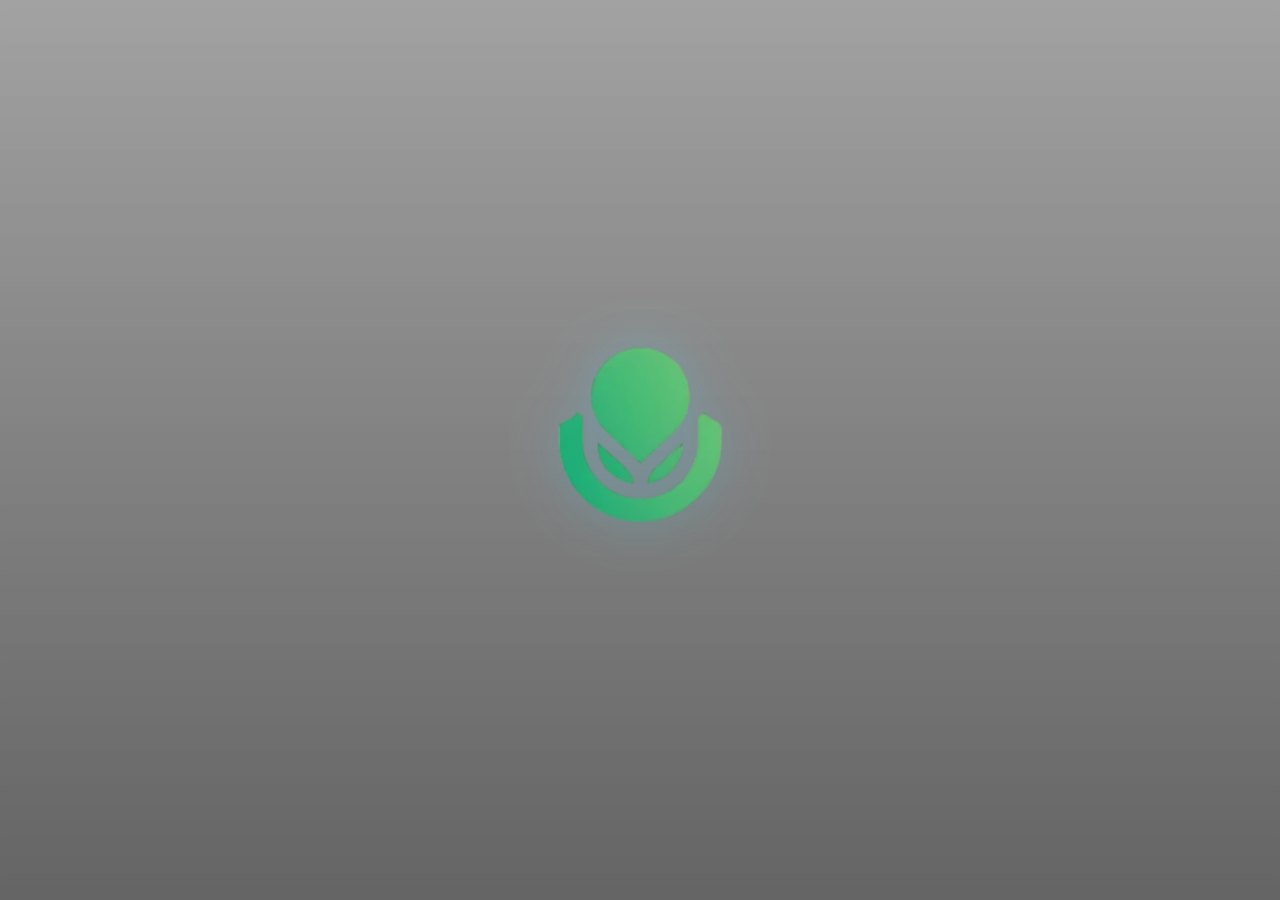
<file: index.html>
<!doctype html>
<html lang="en">
  <head>
    <meta charset="UTF-8" />
    <meta name="viewport" content="width=device-width, initial-scale=1.0, viewport-fit=cover" />
    <meta name="theme-color" content="#9eb99a" />
    <meta name="mobile-web-app-capable" content="yes" />
    <meta name="apple-mobile-web-app-capable" content="yes" />
    <meta name="apple-mobile-web-app-status-bar-style" content="default" />
    <meta name="apple-mobile-web-app-title" content="Ecotrack" />
    <link rel="manifest" href="./manifest.json" />
    <link rel="icon" type="image/png" href="./Logo.png" />
    <link rel="apple-touch-icon" href="./Logo.png" />
    <title>Ecotrack | Intro</title>
    <link rel="preconnect" href="https://fonts.googleapis.com" />
    <link rel="preconnect" href="https://fonts.gstatic.com" crossorigin />
    <link
      href="https://fonts.googleapis.com/css2?family=Poppins:wght@300;400;500;600;700&display=swap"
      rel="stylesheet"
    />
    <link rel="stylesheet" href="./styles.css" />
  </head>
  <body class="intro-preload">
    <div class="splash-screen" id="splashScreen" aria-hidden="true">
      <div class="splash-logo" id="splashLogo">
        <img src="./Logo.png" alt="Ecotrack logo intro" />
      </div>
    </div>
    <main class="hero">
      <section class="intro-card" aria-label="Ecotrack introduction">
        <header class="brand">
          <div class="brand-mark" aria-hidden="true">
            <img src="./Logo.png" alt="Ecotrack logo" />
          </div>
          <h1>Ecotrack</h1>
        </header>

        <div class="content">
          <h2 id="heroTitle">Make a Difference <span>TODAY</span></h2>
          <p id="heroCopy">
            Small habits lead to big changes.<br />
            Track your impact, reduce your footprint, change the world.
          </p>
          <a class="cta-btn" id="startNowBtn" href="./login.html">Start Now</a>
        </div>
      </section>
    </main>
    <script src="./script.js"></script>
    <script src="./pwa-register.js"></script>
  </body>
</html>
</file>
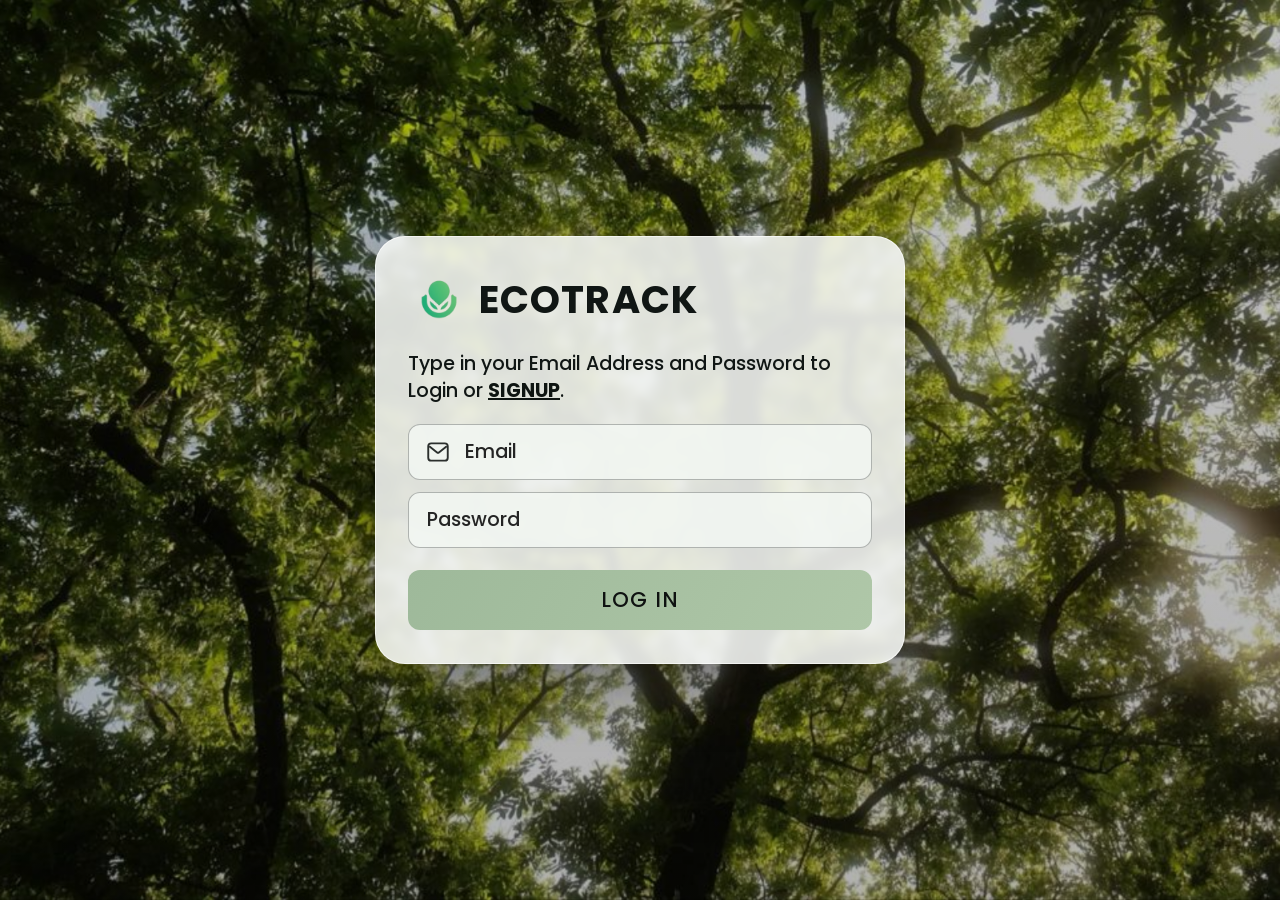
<file: login.html>
<!doctype html>
<html lang="en">
  <head>
    <meta charset="UTF-8" />
    <meta name="viewport" content="width=device-width, initial-scale=1.0, viewport-fit=cover" />
    <meta name="theme-color" content="#9eb99a" />
    <meta name="mobile-web-app-capable" content="yes" />
    <meta name="apple-mobile-web-app-capable" content="yes" />
    <meta name="apple-mobile-web-app-status-bar-style" content="default" />
    <meta name="apple-mobile-web-app-title" content="Ecotrack" />
    <link rel="manifest" href="./manifest.json" />
    <link rel="icon" type="image/png" href="./Logo.png" />
    <link rel="apple-touch-icon" href="./Logo.png" />
    <title>Ecotrack | Login</title>
    <link rel="preconnect" href="https://fonts.googleapis.com" />
    <link rel="preconnect" href="https://fonts.gstatic.com" crossorigin />
    <link
      href="https://fonts.googleapis.com/css2?family=Poppins:wght@300;400;500;600;700&display=swap"
      rel="stylesheet"
    />
    <link rel="stylesheet" href="./login.css" />
    <link rel="stylesheet" href="./alerts.css" />
  </head>
  <body>
    <main class="auth-page">
      <section class="auth-card" aria-label="Login form">
        <header class="auth-brand">
          <img src="./Logo.png" alt="Ecotrack logo" />
          <h1>ECOTRACK</h1>
        </header>

        <p class="auth-subtitle">
          Type in your Email Address and Password to Login or <a href="./signup.html">SIGNUP</a>.
        </p>

        <form class="auth-form" id="loginForm" novalidate>
          <label class="input-group">
            <span class="input-icon" aria-hidden="true">
              <svg viewBox="0 0 24 24">
                <path
                  d="M3 6.75A2.75 2.75 0 0 1 5.75 4h12.5A2.75 2.75 0 0 1 21 6.75v10.5A2.75 2.75 0 0 1 18.25 20H5.75A2.75 2.75 0 0 1 3 17.25V6.75z"
                  fill="none"
                  stroke="currentColor"
                  stroke-width="1.75"
                />
                <path
                  d="m4.5 7.2 6.65 5.16a1.4 1.4 0 0 0 1.7 0L19.5 7.2"
                  fill="none"
                  stroke="currentColor"
                  stroke-width="1.75"
                  stroke-linecap="round"
                  stroke-linejoin="round"
                />
              </svg>
            </span>
            <input type="email" placeholder="Email" autocomplete="email" required />
          </label>

          <label class="input-group">
            <input type="password" placeholder="Password" autocomplete="current-password" required />
          </label>

          <button type="submit" class="auth-login-btn">LOG IN</button>
        </form>
      </section>
    </main>
    <script src="./alerts.js"></script>
    <script>
      const EMAIL_RX = /^[^\s@]+@[^\s@]+\.[^\s@]+$/;

      document.querySelector("#loginForm")?.addEventListener("submit", (event) => {
        event.preventDefault();
        const form = event.currentTarget;
        const email = form.querySelector('input[type="email"]').value.trim();
        const password = form.querySelector('input[type="password"]').value;

        if (!email || !password) {
          window.showToast("warning", "Please fill in both email and password.");
          return;
        }

        if (!EMAIL_RX.test(email)) {
          window.showToast("error", "Please enter a valid email address.");
          return;
        }

        window.showToast("success", "Welcome back! Logging you in...");
      });
    </script>
    <script src="./pwa-register.js"></script>
  </body>
</html>
</file>
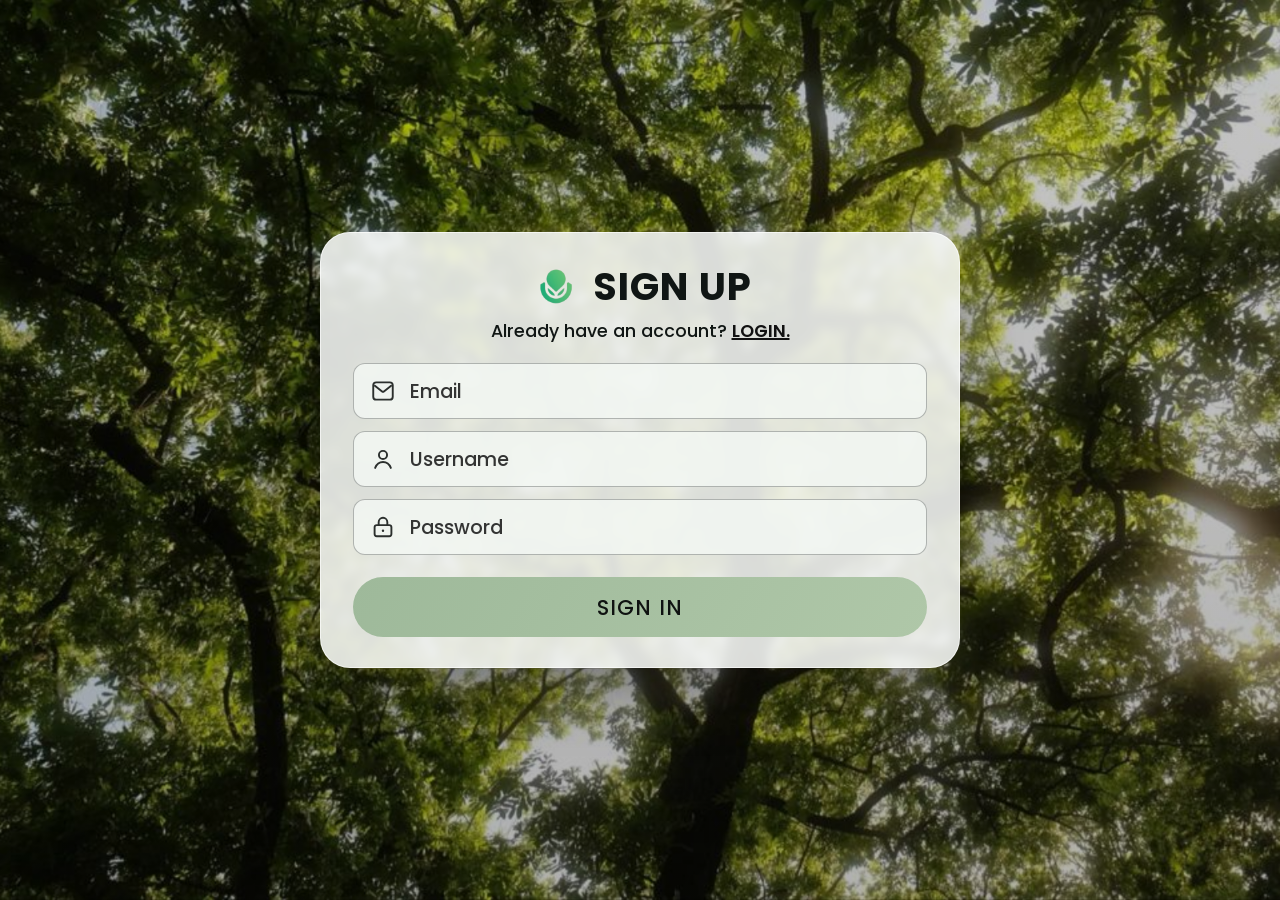
<file: signup-final.html>
<!doctype html>
<html lang="en">
  <head>
    <meta charset="UTF-8" />
    <meta name="viewport" content="width=device-width, initial-scale=1.0, viewport-fit=cover" />
    <meta name="theme-color" content="#9eb99a" />
    <meta name="mobile-web-app-capable" content="yes" />
    <meta name="apple-mobile-web-app-capable" content="yes" />
    <meta name="apple-mobile-web-app-status-bar-style" content="default" />
    <meta name="apple-mobile-web-app-title" content="Ecotrack" />
    <link rel="manifest" href="./manifest.json" />
    <link rel="icon" type="image/png" href="./Logo.png" />
    <link rel="apple-touch-icon" href="./Logo.png" />
    <title>Ecotrack | Sign Up - Create Account</title>
    <link rel="preconnect" href="https://fonts.googleapis.com" />
    <link rel="preconnect" href="https://fonts.gstatic.com" crossorigin />
    <link
      href="https://fonts.googleapis.com/css2?family=Poppins:wght@300;400;500;600;700&display=swap"
      rel="stylesheet"
    />
    <link rel="stylesheet" href="./signup.css" />
    <link rel="stylesheet" href="./alerts.css" />
  </head>
  <body>
    <main class="signup-page">
      <section class="signup-card" aria-label="Sign up - create account">
        <header class="signup-top is-centered">
          <div class="signup-brand">
            <img src="./Logo.png" alt="Ecotrack logo" />
            <h1>SIGN UP</h1>
          </div>
          <p class="login-link">Already have an account? <a href="./login.html">LOGIN.</a></p>
        </header>

        <form class="signup-form-stack" id="signupForm" action="./login.html" method="get" novalidate>
          <label class="field">
            <span class="field-icon" aria-hidden="true">
              <svg viewBox="0 0 24 24">
                <path
                  d="M3 6.75A2.75 2.75 0 0 1 5.75 4h12.5A2.75 2.75 0 0 1 21 6.75v10.5A2.75 2.75 0 0 1 18.25 20H5.75A2.75 2.75 0 0 1 3 17.25V6.75z"
                  fill="none"
                  stroke="currentColor"
                  stroke-width="1.75"
                />
                <path
                  d="m4.5 7.2 6.65 5.16a1.4 1.4 0 0 0 1.7 0L19.5 7.2"
                  fill="none"
                  stroke="currentColor"
                  stroke-width="1.75"
                  stroke-linecap="round"
                  stroke-linejoin="round"
                />
              </svg>
            </span>
            <input type="email" placeholder="Email" autocomplete="email" required />
          </label>

          <label class="field">
            <span class="field-icon" aria-hidden="true">
              <svg viewBox="0 0 24 24">
                <circle cx="12" cy="8.25" r="3.75" fill="none" stroke="currentColor" stroke-width="1.75" />
                <path
                  d="M4.75 20.25c1.4-3.7 4.05-5.5 7.25-5.5s5.85 1.8 7.25 5.5"
                  fill="none"
                  stroke="currentColor"
                  stroke-width="1.75"
                  stroke-linecap="round"
                />
              </svg>
            </span>
            <input type="text" placeholder="Username" autocomplete="username" required />
          </label>

          <label class="field">
            <span class="field-icon" aria-hidden="true">
              <svg viewBox="0 0 24 24">
                <rect
                  x="4.25"
                  y="10.25"
                  width="15.5"
                  height="10.25"
                  rx="2"
                  fill="none"
                  stroke="currentColor"
                  stroke-width="1.75"
                />
                <path
                  d="M8 10.25V7.5a4 4 0 1 1 8 0v2.75"
                  fill="none"
                  stroke="currentColor"
                  stroke-width="1.75"
                  stroke-linecap="round"
                />
                <circle cx="12" cy="15.5" r="1.1" fill="currentColor" />
              </svg>
            </span>
            <input type="password" placeholder="Password" autocomplete="new-password" required />
          </label>

          <button type="submit" class="signin-btn">SIGN IN</button>
        </form>
      </section>
    </main>
    <script src="./alerts.js"></script>
    <script>
      const SIGNUP_EMAIL_RX = /^[^\s@]+@[^\s@]+\.[^\s@]+$/;

      document.querySelector("#signupForm")?.addEventListener("submit", (event) => {
        const form = event.currentTarget;
        const email = form.querySelector('input[type="email"]').value.trim();
        const username = form.querySelector('input[type="text"]').value.trim();
        const password = form.querySelector('input[type="password"]').value;

        if (!email || !username || !password) {
          event.preventDefault();
          window.showToast("error", "Please complete all fields before signing up.");
          return;
        }

        if (!SIGNUP_EMAIL_RX.test(email)) {
          event.preventDefault();
          window.showToast("error", "Please enter a valid email address.");
          return;
        }

        if (password.length < 6) {
          event.preventDefault();
          window.showToast("warning", "Password must be at least 6 characters.");
          return;
        }

        window.showToast("success", "Account created! Redirecting to login...");
      });
    </script>
    <script src="./pwa-register.js"></script>
  </body>
</html>
</file>
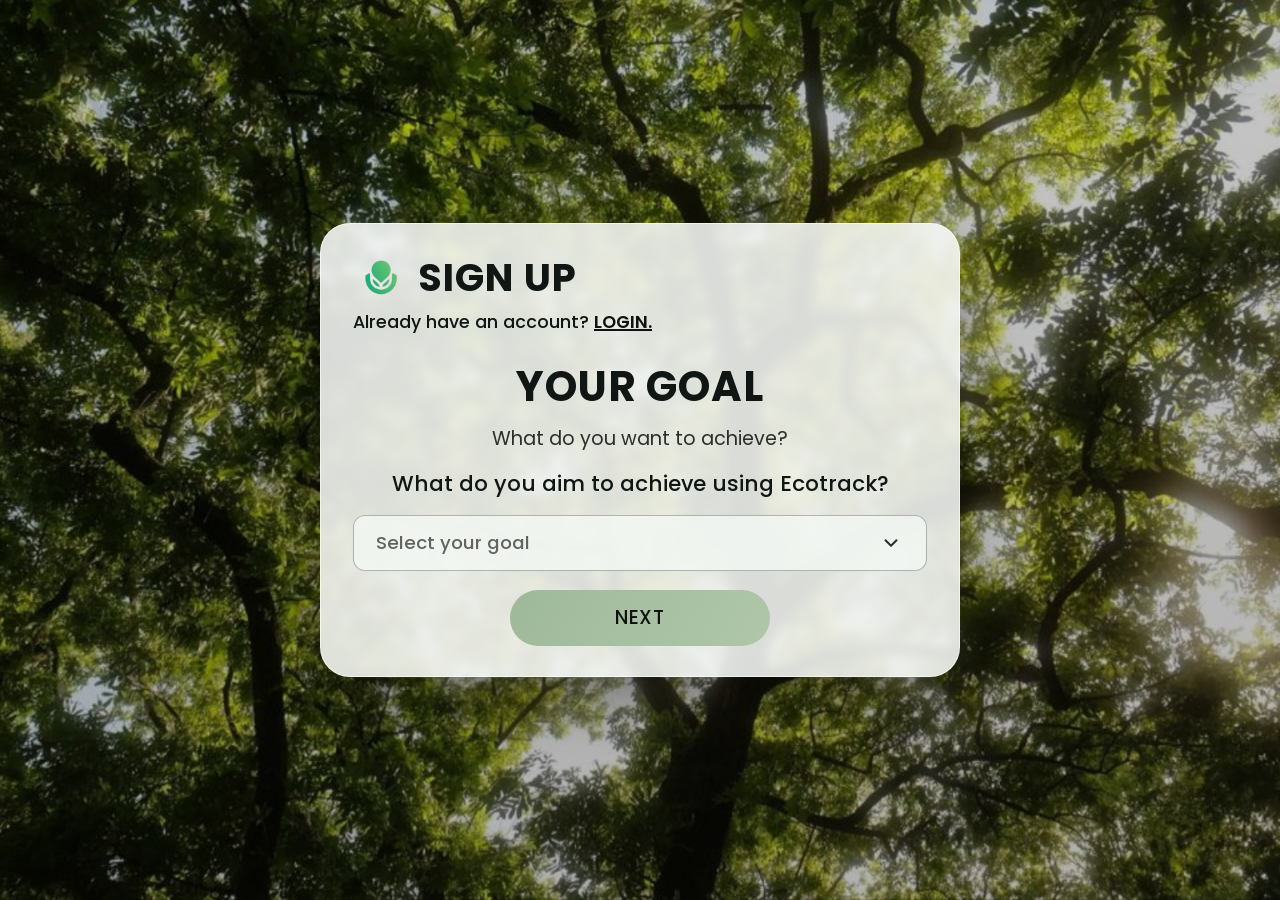
<file: signup-step-2.html>
<!doctype html>
<html lang="en">
  <head>
    <meta charset="UTF-8" />
    <meta name="viewport" content="width=device-width, initial-scale=1.0, viewport-fit=cover" />
    <meta name="theme-color" content="#9eb99a" />
    <meta name="mobile-web-app-capable" content="yes" />
    <meta name="apple-mobile-web-app-capable" content="yes" />
    <meta name="apple-mobile-web-app-status-bar-style" content="default" />
    <meta name="apple-mobile-web-app-title" content="Ecotrack" />
    <link rel="manifest" href="./manifest.json" />
    <link rel="icon" type="image/png" href="./Logo.png" />
    <link rel="apple-touch-icon" href="./Logo.png" />
    <title>Ecotrack | Sign Up - Your Goal</title>
    <link rel="preconnect" href="https://fonts.googleapis.com" />
    <link rel="preconnect" href="https://fonts.gstatic.com" crossorigin />
    <link
      href="https://fonts.googleapis.com/css2?family=Poppins:wght@300;400;500;600;700&display=swap"
      rel="stylesheet"
    />
    <link rel="stylesheet" href="./signup.css" />
    <link rel="stylesheet" href="./alerts.css" />
  </head>
  <body>
    <main class="signup-page">
      <section class="signup-card" aria-label="Sign up - your goal">
        <header class="signup-top">
          <div class="signup-brand">
            <img src="./Logo.png" alt="Ecotrack logo" />
            <h1>SIGN UP</h1>
          </div>
          <p class="login-link">Already have an account? <a href="./login.html">LOGIN.</a></p>
        </header>

        <div class="signup-content">
          <h2>YOUR GOAL</h2>
          <p class="subtitle">What do you want to achieve?</p>
          <p class="question">What do you aim to achieve using Ecotrack?</p>

          <form class="signup-form" id="stepForm" action="./signup-step-3.html" method="get" novalidate>
            <label class="select-wrap">
              <select required>
                <option value="" selected disabled>Select your goal</option>
                <option value="footprint">Reduce my carbon footprint</option>
                <option value="habits">Track my daily eco-habits</option>
                <option value="energy">Save energy at home</option>
                <option value="waste">Reduce waste</option>
                <option value="sustainability">Learn about sustainability</option>
                <option value="educate">Educate others</option>
              </select>
            </label>

            <button type="submit" class="next-btn">NEXT</button>
          </form>
        </div>
      </section>
    </main>
    <script src="./alerts.js"></script>
    <script>
      document.querySelector("#stepForm")?.addEventListener("submit", (event) => {
        const select = event.currentTarget.querySelector("select");
        if (!select || !select.value) {
          event.preventDefault();
          window.showToast("warning", "Please select an option before continuing.");
        }
      });
    </script>
    <script src="./pwa-register.js"></script>
  </body>
</html>
</file>
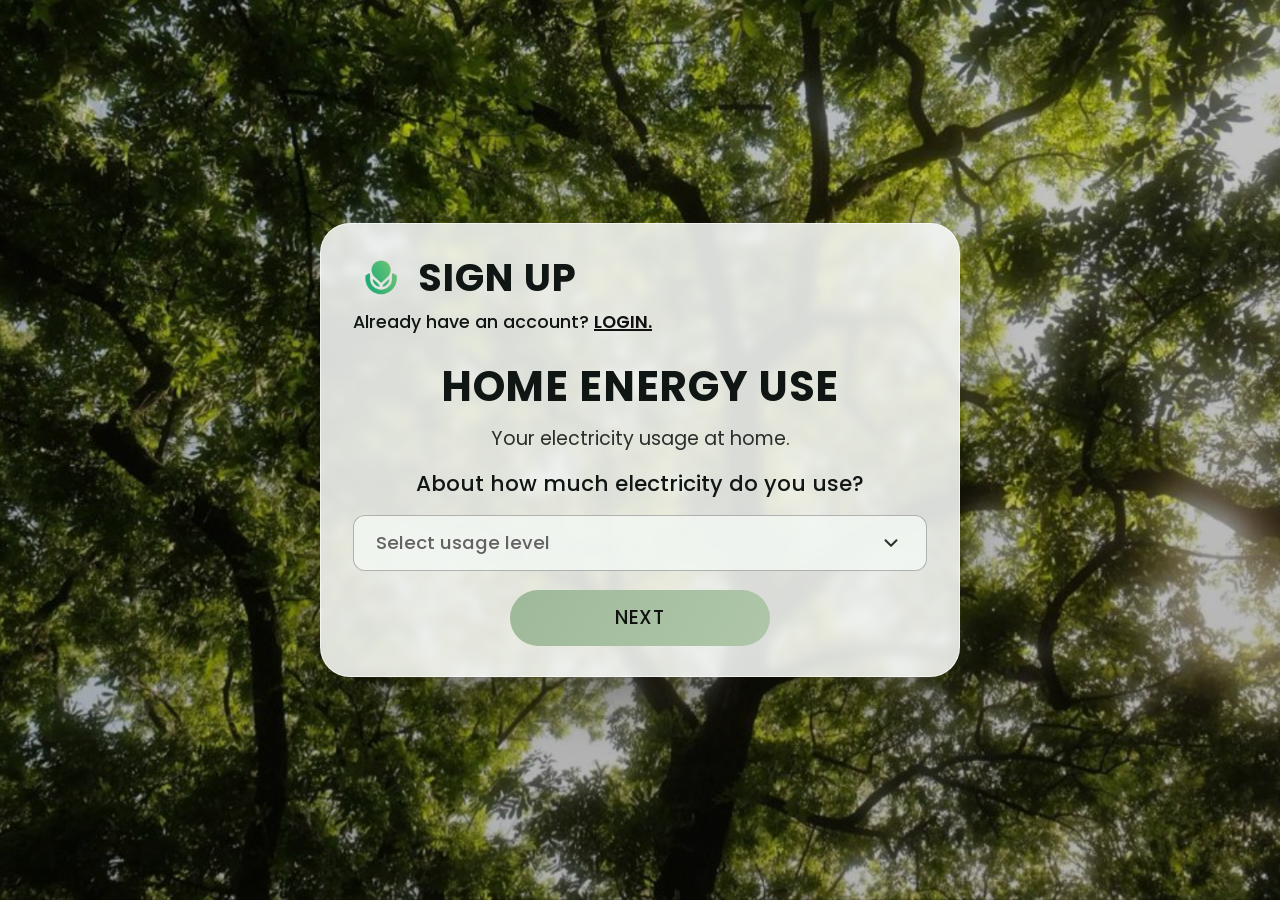
<file: signup-step-3.html>
<!doctype html>
<html lang="en">
  <head>
    <meta charset="UTF-8" />
    <meta name="viewport" content="width=device-width, initial-scale=1.0, viewport-fit=cover" />
    <meta name="theme-color" content="#9eb99a" />
    <meta name="mobile-web-app-capable" content="yes" />
    <meta name="apple-mobile-web-app-capable" content="yes" />
    <meta name="apple-mobile-web-app-status-bar-style" content="default" />
    <meta name="apple-mobile-web-app-title" content="Ecotrack" />
    <link rel="manifest" href="./manifest.json" />
    <link rel="icon" type="image/png" href="./Logo.png" />
    <link rel="apple-touch-icon" href="./Logo.png" />
    <title>Ecotrack | Sign Up - Home Energy Use</title>
    <link rel="preconnect" href="https://fonts.googleapis.com" />
    <link rel="preconnect" href="https://fonts.gstatic.com" crossorigin />
    <link
      href="https://fonts.googleapis.com/css2?family=Poppins:wght@300;400;500;600;700&display=swap"
      rel="stylesheet"
    />
    <link rel="stylesheet" href="./signup.css" />
    <link rel="stylesheet" href="./alerts.css" />
  </head>
  <body>
    <main class="signup-page">
      <section class="signup-card" aria-label="Sign up - home energy use">
        <header class="signup-top">
          <div class="signup-brand">
            <img src="./Logo.png" alt="Ecotrack logo" />
            <h1>SIGN UP</h1>
          </div>
          <p class="login-link">Already have an account? <a href="./login.html">LOGIN.</a></p>
        </header>

        <div class="signup-content">
          <h2>HOME ENERGY USE</h2>
          <p class="subtitle">Your electricity usage at home.</p>
          <p class="question">About how much electricity do you use?</p>

          <form class="signup-form" id="stepForm" action="./signup-step-4.html" method="get" novalidate>
            <label class="select-wrap">
              <select required>
                <option value="" selected disabled>Select usage level</option>
                <option value="low">Low (less than 100 kWh / month)</option>
                <option value="below-average">Below average (100 - 300 kWh / month)</option>
                <option value="average">Average (300 - 600 kWh / month)</option>
                <option value="high">High (600 - 900 kWh / month)</option>
                <option value="very-high">Very high (more than 900 kWh / month)</option>
                <option value="unsure">Not sure</option>
              </select>
            </label>

            <button type="submit" class="next-btn">NEXT</button>
          </form>
        </div>
      </section>
    </main>
    <script src="./alerts.js"></script>
    <script>
      document.querySelector("#stepForm")?.addEventListener("submit", (event) => {
        const select = event.currentTarget.querySelector("select");
        if (!select || !select.value) {
          event.preventDefault();
          window.showToast("warning", "Please select an option before continuing.");
        }
      });
    </script>
    <script src="./pwa-register.js"></script>
  </body>
</html>
</file>
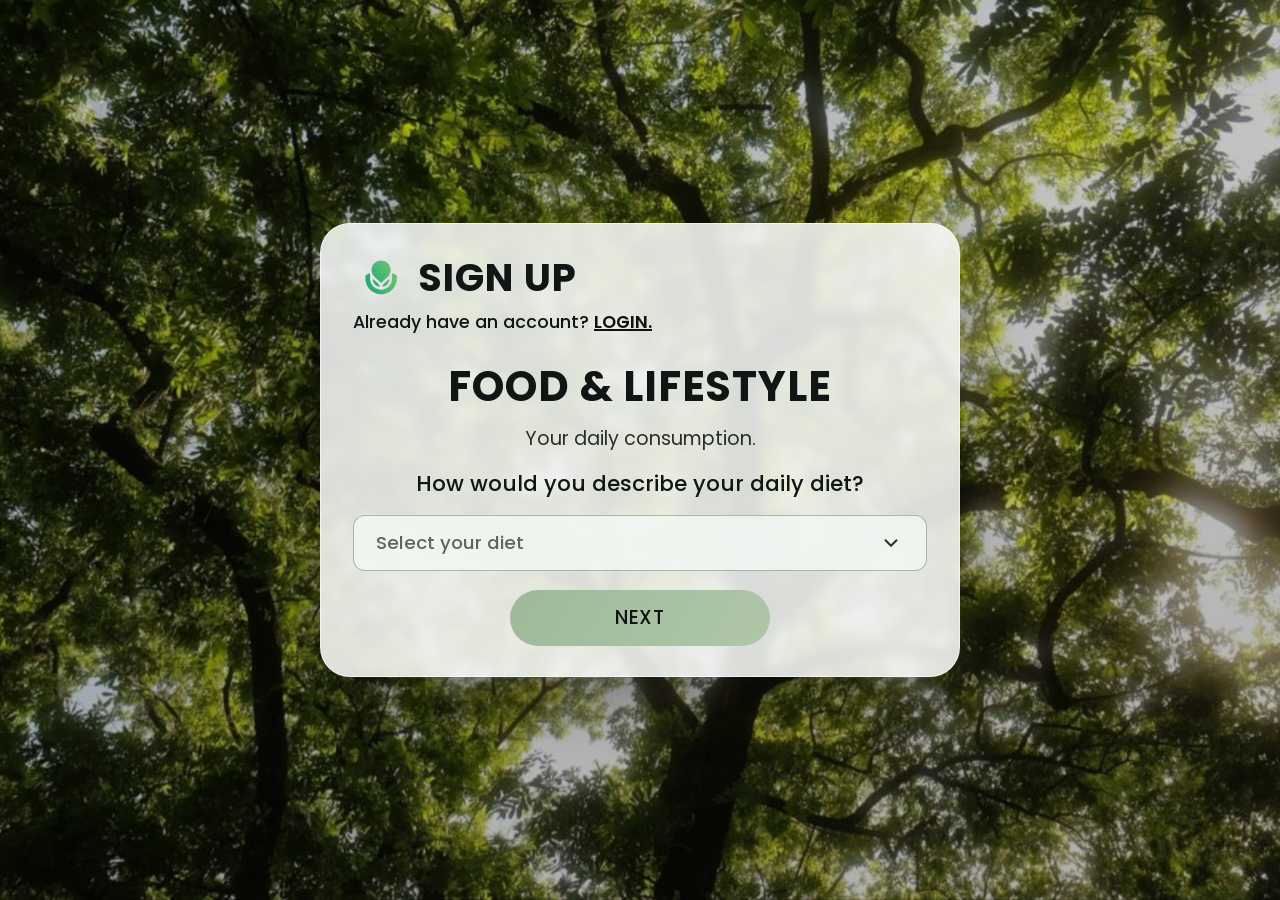
<file: signup-step-4.html>
<!doctype html>
<html lang="en">
  <head>
    <meta charset="UTF-8" />
    <meta name="viewport" content="width=device-width, initial-scale=1.0, viewport-fit=cover" />
    <meta name="theme-color" content="#9eb99a" />
    <meta name="mobile-web-app-capable" content="yes" />
    <meta name="apple-mobile-web-app-capable" content="yes" />
    <meta name="apple-mobile-web-app-status-bar-style" content="default" />
    <meta name="apple-mobile-web-app-title" content="Ecotrack" />
    <link rel="manifest" href="./manifest.json" />
    <link rel="icon" type="image/png" href="./Logo.png" />
    <link rel="apple-touch-icon" href="./Logo.png" />
    <title>Ecotrack | Sign Up - Food &amp; Lifestyle</title>
    <link rel="preconnect" href="https://fonts.googleapis.com" />
    <link rel="preconnect" href="https://fonts.gstatic.com" crossorigin />
    <link
      href="https://fonts.googleapis.com/css2?family=Poppins:wght@300;400;500;600;700&display=swap"
      rel="stylesheet"
    />
    <link rel="stylesheet" href="./signup.css" />
    <link rel="stylesheet" href="./alerts.css" />
  </head>
  <body>
    <main class="signup-page">
      <section class="signup-card" aria-label="Sign up - food and lifestyle">
        <header class="signup-top">
          <div class="signup-brand">
            <img src="./Logo.png" alt="Ecotrack logo" />
            <h1>SIGN UP</h1>
          </div>
          <p class="login-link">Already have an account? <a href="./login.html">LOGIN.</a></p>
        </header>

        <div class="signup-content">
          <h2>FOOD &amp; LIFESTYLE</h2>
          <p class="subtitle">Your daily consumption.</p>
          <p class="question">How would you describe your daily diet?</p>

          <form class="signup-form" id="stepForm" action="./signup-step-5.html" method="get" novalidate>
            <label class="select-wrap">
              <select required>
                <option value="" selected disabled>Select your diet</option>
                <option value="meat-heavy">Meat-heavy (most meals include meat)</option>
                <option value="balanced">Balanced (mix of meat, fish, and plants)</option>
                <option value="pescatarian">Pescatarian (fish, no meat)</option>
                <option value="vegetarian">Vegetarian (no meat or fish)</option>
                <option value="mostly-plant">Mostly plant-based</option>
                <option value="vegan">Vegan (no animal products)</option>
              </select>
            </label>

            <button type="submit" class="next-btn">NEXT</button>
          </form>
        </div>
      </section>
    </main>
    <script src="./alerts.js"></script>
    <script>
      document.querySelector("#stepForm")?.addEventListener("submit", (event) => {
        const select = event.currentTarget.querySelector("select");
        if (!select || !select.value) {
          event.preventDefault();
          window.showToast("warning", "Please select an option before continuing.");
        }
      });
    </script>
    <script src="./pwa-register.js"></script>
  </body>
</html>
</file>
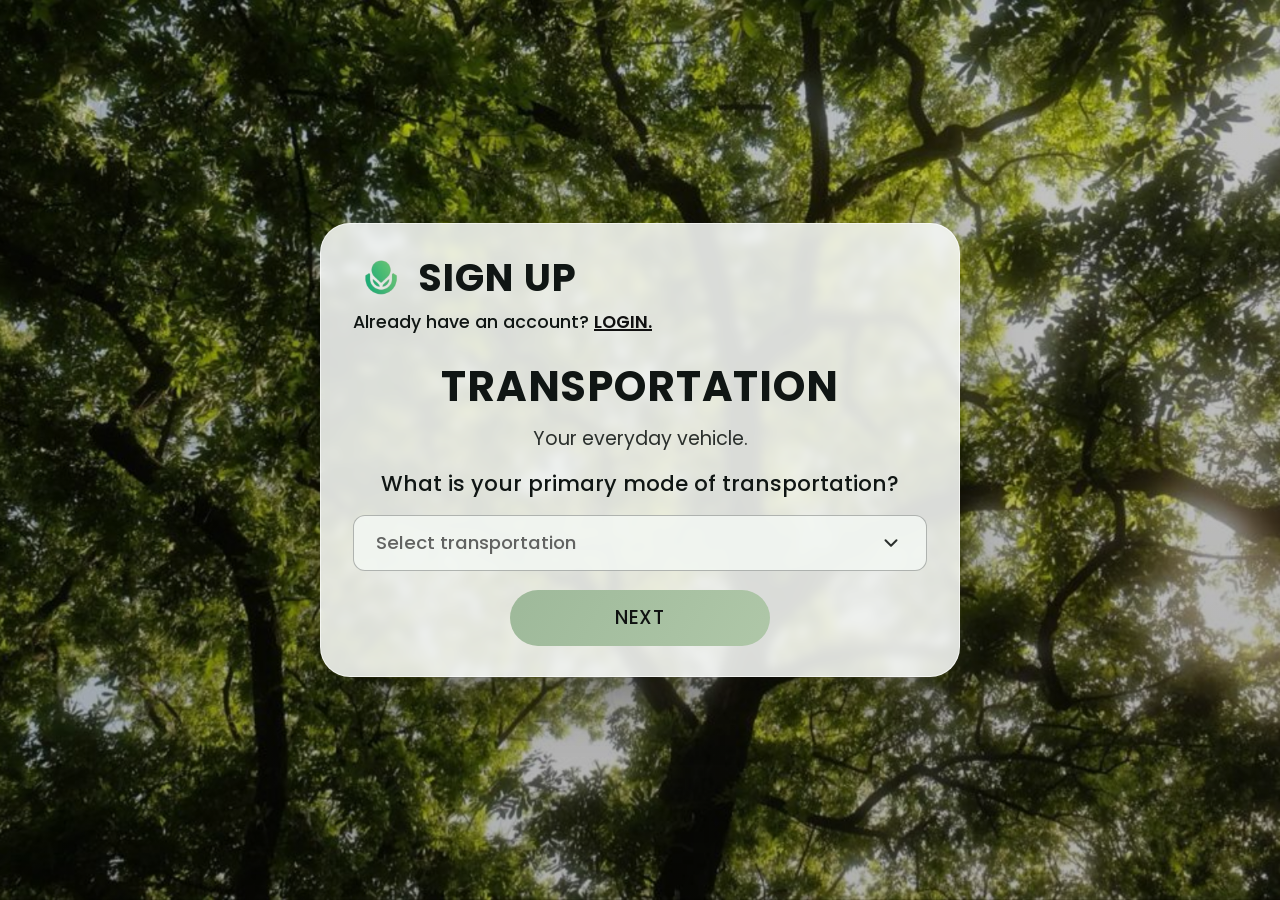
<file: signup-step-5.html>
<!doctype html>
<html lang="en">
  <head>
    <meta charset="UTF-8" />
    <meta name="viewport" content="width=device-width, initial-scale=1.0, viewport-fit=cover" />
    <meta name="theme-color" content="#9eb99a" />
    <meta name="mobile-web-app-capable" content="yes" />
    <meta name="apple-mobile-web-app-capable" content="yes" />
    <meta name="apple-mobile-web-app-status-bar-style" content="default" />
    <meta name="apple-mobile-web-app-title" content="Ecotrack" />
    <link rel="manifest" href="./manifest.json" />
    <link rel="icon" type="image/png" href="./Logo.png" />
    <link rel="apple-touch-icon" href="./Logo.png" />
    <title>Ecotrack | Sign Up - Transportation</title>
    <link rel="preconnect" href="https://fonts.googleapis.com" />
    <link rel="preconnect" href="https://fonts.gstatic.com" crossorigin />
    <link
      href="https://fonts.googleapis.com/css2?family=Poppins:wght@300;400;500;600;700&display=swap"
      rel="stylesheet"
    />
    <link rel="stylesheet" href="./signup.css" />
    <link rel="stylesheet" href="./alerts.css" />
  </head>
  <body>
    <main class="signup-page">
      <section class="signup-card" aria-label="Sign up - transportation">
        <header class="signup-top">
          <div class="signup-brand">
            <img src="./Logo.png" alt="Ecotrack logo" />
            <h1>SIGN UP</h1>
          </div>
          <p class="login-link">Already have an account? <a href="./login.html">LOGIN.</a></p>
        </header>

        <div class="signup-content">
          <h2>TRANSPORTATION</h2>
          <p class="subtitle">Your everyday vehicle.</p>
          <p class="question">What is your primary mode of transportation?</p>

          <form class="signup-form" id="stepForm" action="./signup-final.html" method="get" novalidate>
            <label class="select-wrap">
              <select required>
                <option value="" selected disabled>Select transportation</option>
                <option value="car-gas">Car (gasoline / diesel)</option>
                <option value="car-hybrid">Car (hybrid)</option>
                <option value="car-electric">Car (electric)</option>
                <option value="motorcycle">Motorcycle</option>
                <option value="public-transport">Public transport</option>
                <option value="carpool">Carpool</option>
                <option value="bike">Bike</option>
                <option value="walk">Walk</option>
              </select>
            </label>

            <button type="submit" class="next-btn">NEXT</button>
          </form>
        </div>
      </section>
    </main>
    <script src="./alerts.js"></script>
    <script>
      document.querySelector("#stepForm")?.addEventListener("submit", (event) => {
        const select = event.currentTarget.querySelector("select");
        if (!select || !select.value) {
          event.preventDefault();
          window.showToast("warning", "Please select an option before continuing.");
        }
      });
    </script>
    <script src="./pwa-register.js"></script>
  </body>
</html>
</file>
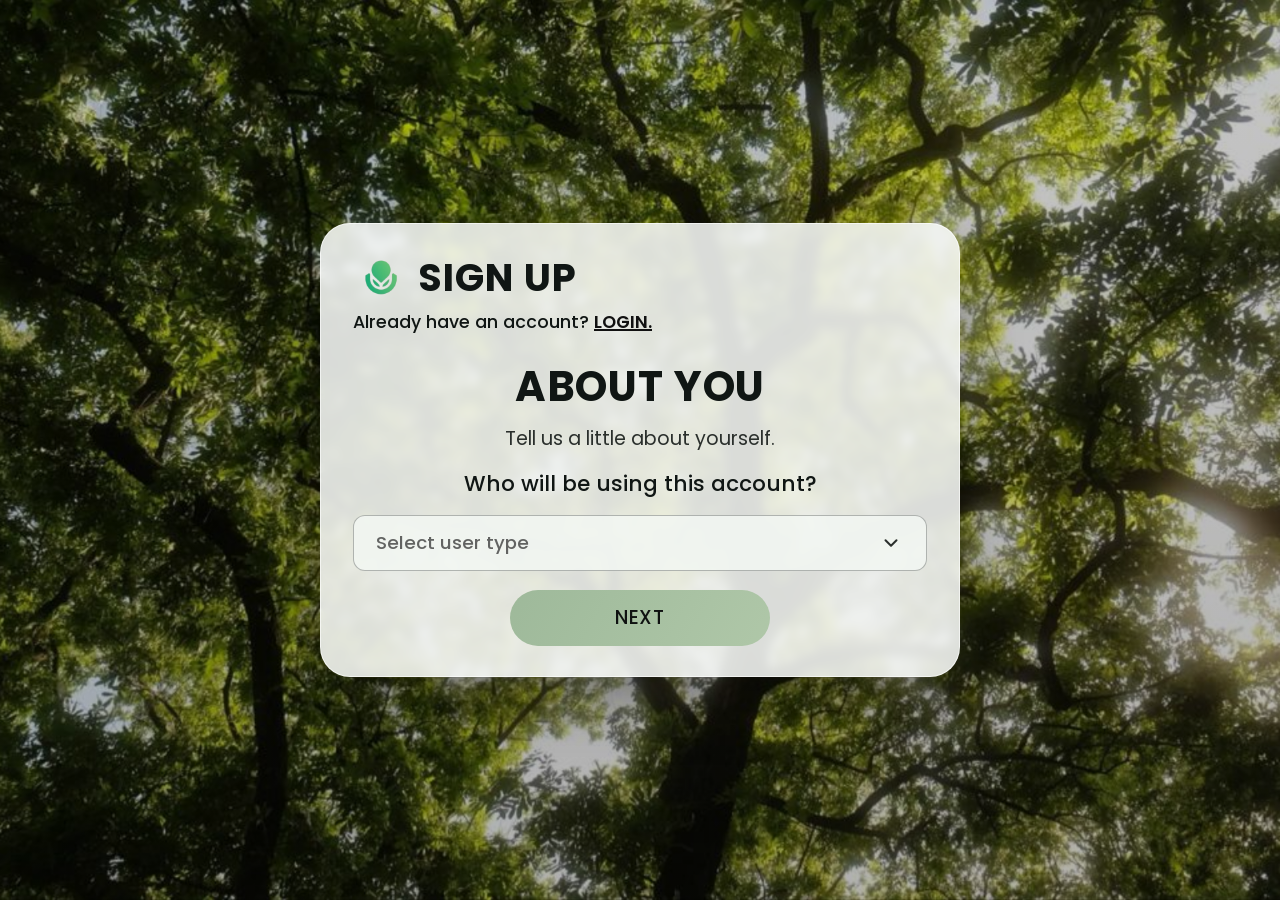
<file: signup.html>
<!doctype html>
<html lang="en">
  <head>
    <meta charset="UTF-8" />
    <meta name="viewport" content="width=device-width, initial-scale=1.0, viewport-fit=cover" />
    <meta name="theme-color" content="#9eb99a" />
    <meta name="mobile-web-app-capable" content="yes" />
    <meta name="apple-mobile-web-app-capable" content="yes" />
    <meta name="apple-mobile-web-app-status-bar-style" content="default" />
    <meta name="apple-mobile-web-app-title" content="Ecotrack" />
    <link rel="manifest" href="./manifest.json" />
    <link rel="icon" type="image/png" href="./Logo.png" />
    <link rel="apple-touch-icon" href="./Logo.png" />
    <title>Ecotrack | Sign Up</title>
    <link rel="preconnect" href="https://fonts.googleapis.com" />
    <link rel="preconnect" href="https://fonts.gstatic.com" crossorigin />
    <link
      href="https://fonts.googleapis.com/css2?family=Poppins:wght@300;400;500;600;700&display=swap"
      rel="stylesheet"
    />
    <link rel="stylesheet" href="./signup.css" />
    <link rel="stylesheet" href="./alerts.css" />
  </head>
  <body>
    <main class="signup-page">
      <section class="signup-card" aria-label="Sign up form">
        <header class="signup-top">
          <div class="signup-brand">
            <img src="./Logo.png" alt="Ecotrack logo" />
            <h1>SIGN UP</h1>
          </div>
          <p class="login-link">Already have an account? <a href="./login.html">LOGIN.</a></p>
        </header>

        <div class="signup-content">
          <h2>ABOUT YOU</h2>
          <p class="subtitle">Tell us a little about yourself.</p>
          <p class="question">Who will be using this account?</p>

          <form class="signup-form" id="stepForm" action="./signup-step-2.html" method="get" novalidate>
            <label class="select-wrap">
              <select required>
                <option value="" selected disabled>Select user type</option>
                <option value="student">Student</option>
                <option value="teacher">Teacher</option>
                <option value="parent">Parent</option>
                <option value="organization">Organization</option>
              </select>
            </label>

            <button type="submit" class="next-btn">NEXT</button>
          </form>
        </div>
      </section>
    </main>
    <script src="./alerts.js"></script>
    <script>
      document.querySelector("#stepForm")?.addEventListener("submit", (event) => {
        const select = event.currentTarget.querySelector("select");
        if (!select || !select.value) {
          event.preventDefault();
          window.showToast("warning", "Please select an option before continuing.");
        }
      });
    </script>
    <script src="./pwa-register.js"></script>
  </body>
</html>
</file>
<file: styles.css>
:root {
  --font-main: "Poppins", sans-serif;
  --text-primary: #121815;
  --text-secondary: #2d3933;
}

*,
*::before,
*::after {
  box-sizing: border-box;
  -webkit-tap-highlight-color: transparent;
}

html {
  -webkit-text-size-adjust: 100%;
  text-size-adjust: 100%;
}

body {
  position: relative;
  margin: 0;
  min-height: 100vh;
  min-height: 100dvh;
  font-family: var(--font-main);
  color: var(--text-primary);
  background: linear-gradient(rgba(0, 0, 0, 0.25), rgba(0, 0, 0, 0.45)),
    url("https://images.unsplash.com/photo-1469474968028-56623f02e42e?auto=format&fit=crop&w=1800&q=80")
      center / cover no-repeat fixed;
  padding: env(safe-area-inset-top) env(safe-area-inset-right)
    env(safe-area-inset-bottom) env(safe-area-inset-left);
  overscroll-behavior-y: contain;
  -webkit-user-select: none;
  user-select: none;
}

input,
textarea {
  -webkit-user-select: text;
  user-select: text;
}

button,
a {
  touch-action: manipulation;
}

input,
button,
textarea,
select,
a {
  font-family: var(--font-main);
}

body::after {
  content: "";
  position: fixed;
  inset: 0;
  pointer-events: none;
  background: rgba(10, 14, 12, 0);
  z-index: 35;
  transition: background 0.55s ease;
}

.hero {
  min-height: 100vh;
  min-height: 100dvh;
  display: grid;
  place-items: center;
  padding: 2rem;
  padding-top: max(2rem, env(safe-area-inset-top));
  padding-bottom: max(2rem, env(safe-area-inset-bottom));
  transition: opacity 0.55s ease, transform 0.55s ease, filter 0.55s ease;
}

.splash-screen {
  position: fixed;
  inset: 0;
  z-index: 20;
  display: grid;
  place-items: center;
  background: linear-gradient(rgba(0, 0, 0, 0.15), rgba(0, 0, 0, 0.28));
  backdrop-filter: blur(1px);
  transition: opacity 0.8s ease, visibility 0s linear 0.8s;
}

.splash-logo {
  width: min(56vw, 420px);
  opacity: 0;
  transform: scale(0.72) rotate(-6deg);
}

.splash-logo svg {
  width: 100%;
  height: auto;
  filter: drop-shadow(0 0 24px rgba(83, 219, 255, 0.28));
}

.splash-logo img {
  width: 100%;
  height: auto;
  display: block;
  object-fit: contain;
  filter: drop-shadow(0 0 24px rgba(83, 219, 255, 0.28));
}

.splash-screen.play .splash-logo {
  animation: splashReveal 1.2s cubic-bezier(0.2, 0.86, 0.34, 1) forwards,
    splashFloat 1.7s ease-in-out 1.2s forwards;
}

.intro-card {
  width: min(900px, 100%);
  min-height: 520px;
  border-radius: 48px;
  padding: 2.25rem 3rem 3rem;
  background: linear-gradient(
      130deg,
      rgba(225, 241, 232, 0.48) 0%,
      rgba(214, 233, 219, 0.4) 100%
    ),
    rgba(246, 249, 246, 0.86);
  border: 1px solid rgba(255, 255, 255, 0.6);
  backdrop-filter: blur(4px);
  display: flex;
  flex-direction: column;
  box-shadow: 0 24px 60px rgba(0, 0, 0, 0.3);
}

.intro-preload .intro-card {
  opacity: 0;
  transform: translateY(18px) scale(0.98);
  filter: blur(2px);
  pointer-events: none;
}

.intro-ready .intro-card {
  opacity: 1;
  transform: none;
  filter: none;
  pointer-events: auto;
  transition: opacity 0.9s ease, transform 0.9s ease, filter 0.9s ease;
}

.intro-ready .splash-screen {
  opacity: 0;
  visibility: hidden;
}

.page-exit .hero {
  opacity: 0;
  transform: scale(1.02);
  filter: blur(4px);
}

body.page-exit::after {
  background: rgba(10, 14, 12, 0.72);
}

.brand {
  display: inline-flex;
  align-items: center;
  gap: 0.7rem;
  margin-bottom: 0.2rem;
}

.brand h1 {
  margin: 0;
  font-size: clamp(1.9rem, 2.8vw, 2.5rem);
  font-weight: 600;
  letter-spacing: 0.01em;
  text-shadow: 0 2px 10px rgba(0, 0, 0, 0.08);
}

.brand-mark {
  width: clamp(64px, 8vw, 96px);
  height: clamp(64px, 8vw, 96px);
  overflow: hidden;
}

.brand-mark svg {
  width: 100%;
  height: 100%;
}

.brand-mark img {
  width: 100%;
  height: 100%;
  object-fit: contain;
  display: block;
  transform: scale(2);
  transform-origin: center;
}

.spotlight {
  animation: ctaPulse 2.2s ease-in-out 0.4s infinite;
}

.content {
  margin-top: auto;
  margin-bottom: auto;
  text-align: center;
  max-width: 640px;
  margin-left: auto;
  margin-right: auto;
}

.content h2 {
  margin: 0 0 0.15rem;
  font-size: clamp(2.2rem, 4.9vw, 3.65rem);
  font-weight: 600;
  line-height: 1.12;
  text-shadow: 0 3px 10px rgba(0, 0, 0, 0.12);
}

.content h2 span {
  display: block;
  margin-top: 0.4rem;
  letter-spacing: 0.04em;
}

.content p {
  margin: 1rem auto 2rem;
  max-width: 520px;
  color: var(--text-secondary);
  font-size: clamp(1rem, 1.65vw, 1.3rem);
  line-height: 1.45;
  font-weight: 400;
  text-shadow: 0 2px 8px rgba(0, 0, 0, 0.09);
}

.cta-btn {
  --bg: linear-gradient(120deg, #9eb99a 0%, #afc7a8 100%);
  --text-color: #0f1211;
  position: relative;
  display: inline-flex;
  align-items: center;
  justify-content: center;
  width: 185px;
  min-height: 52px;
  border: none;
  background: var(--bg);
  color: var(--text-color);
  padding: 0.95em 1.15em;
  font-weight: 700;
  text-transform: uppercase;
  transition: 0.22s ease;
  border-radius: 10px;
  opacity: 0.92;
  letter-spacing: 1.5px;
  box-shadow: #8ea88b 0px 7px 2px, rgba(0, 0, 0, 0.38) 0px 9px 14px;
  border: 1px solid rgba(223, 237, 216, 0.72);
  text-decoration: none;
  font-size: 0.9rem;
  line-height: 1;
}

.cta-btn:hover,
.cta-btn:focus-visible {
  opacity: 1;
  transform: translateY(-1px);
}

.cta-btn:active {
  top: 3px;
  transform: none;
  box-shadow: #8ea88b 0px 3px 2px, rgba(0, 0, 0, 0.42) 0px 4px 7px;
}

.cta-btn:focus-visible {
  outline: 2px solid rgba(255, 255, 255, 0.9);
  outline-offset: 2px;
}

@keyframes splashReveal {
  0% {
    opacity: 0;
    transform: scale(0.72) rotate(-8deg);
    filter: blur(3px);
  }
  70% {
    opacity: 1;
    transform: scale(1.06) rotate(0deg);
    filter: blur(0);
  }
  100% {
    opacity: 1;
    transform: scale(1);
    filter: blur(0);
  }
}

@keyframes splashFloat {
  0% {
    transform: translateY(0) scale(1);
  }
  100% {
    transform: translateY(-12px) scale(1.04);
  }
}

@keyframes ctaPulse {
  0%,
  100% {
    opacity: 0.94;
    filter: drop-shadow(0 0 0 rgba(255, 210, 205, 0));
  }
  45% {
    opacity: 1;
    filter: drop-shadow(0 0 16px rgba(104, 237, 194, 0.48));
  }
}

@media (prefers-reduced-motion: reduce) {
  .splash-screen.play .splash-logo,
  .spotlight {
    animation: none;
  }

  body::after,
  .hero {
    transition: none;
  }

  .splash-screen {
    transition: none;
  }

  .intro-ready .intro-card {
    transition: none;
  }
}

@media (max-width: 768px) {
  body {
    background-attachment: scroll;
  }

  .hero {
    padding: 1.25rem;
    padding-top: max(1.25rem, env(safe-area-inset-top));
    padding-bottom: max(1.25rem, env(safe-area-inset-bottom));
  }

  .splash-logo {
    width: min(70vw, 330px);
  }

  .intro-card {
    width: 100%;
    min-height: auto;
    border-radius: 28px;
    padding: 1.6rem 1.15rem 1.9rem;
    gap: 1rem;
  }

  .brand {
    gap: 0.5rem;
    margin-bottom: 0.1rem;
  }

  .brand-mark {
    width: clamp(54px, 13vw, 70px);
    height: clamp(54px, 13vw, 70px);
  }

  .brand h1 {
    font-size: clamp(1.4rem, 6.5vw, 1.9rem);
  }

  .content {
    margin-top: 1.5rem;
    margin-bottom: 1.5rem;
  }

  .content h2 {
    font-size: clamp(1.85rem, 8.4vw, 2.6rem);
    line-height: 1.18;
  }

  .content p {
    margin: 0.85rem auto 1.6rem;
    font-size: 1rem;
    line-height: 1.5;
  }

  .cta-btn {
    width: min(220px, 80%);
    min-height: 50px;
    font-size: 0.84rem;
    letter-spacing: 1.2px;
  }
}

@media (max-width: 400px) {
  .intro-card {
    border-radius: 22px;
    padding: 1.25rem 0.95rem 1.55rem;
  }

  .brand-mark {
    width: 52px;
    height: 52px;
  }

  .brand h1 {
    font-size: 1.3rem;
  }

  .content h2 {
    font-size: clamp(1.65rem, 8vw, 2rem);
  }

  .content p {
    font-size: 0.94rem;
    margin: 0.75rem auto 1.3rem;
  }

  .cta-btn {
    width: 100%;
    min-height: 48px;
  }
}

@media (max-height: 640px) and (orientation: landscape) {
  .hero {
    padding: 1rem;
  }

  .intro-card {
    min-height: auto;
    padding: 1.2rem 1.5rem 1.4rem;
  }

  .content {
    margin-top: 0.6rem;
    margin-bottom: 0.6rem;
  }

  .content h2 {
    font-size: clamp(1.5rem, 4.5vh, 2rem);
  }

  .content p {
    margin: 0.5rem auto 1rem;
  }

  .splash-logo {
    width: min(40vh, 220px);
  }
}
</file>
<file: login.css>
:root {
  --font-main: "Poppins", sans-serif;
  --text-main: #101614;
  --card-bg: rgba(246, 249, 246, 0.88);
}

*,
*::before,
*::after {
  box-sizing: border-box;
  -webkit-tap-highlight-color: transparent;
}

html {
  -webkit-text-size-adjust: 100%;
  text-size-adjust: 100%;
}

body {
  margin: 0;
  min-height: 100vh;
  min-height: 100dvh;
  font-family: var(--font-main);
  color: var(--text-main);
  background: linear-gradient(rgba(0, 0, 0, 0.22), rgba(0, 0, 0, 0.3)),
    url("./LOGIN PAGE.png")
      center / cover no-repeat fixed;
  overscroll-behavior-y: contain;
  -webkit-user-select: none;
  user-select: none;
}

input,
button,
textarea,
select,
a {
  font-family: var(--font-main);
}

input,
textarea {
  -webkit-user-select: text;
  user-select: text;
  font-size: 16px;
}

button,
a {
  touch-action: manipulation;
}

.auth-page {
  min-height: 100vh;
  min-height: 100dvh;
  display: grid;
  place-items: center;
  padding: 1.5rem;
  padding-top: max(1.5rem, env(safe-area-inset-top));
  padding-bottom: max(1.5rem, env(safe-area-inset-bottom));
  padding-left: max(1.5rem, env(safe-area-inset-left));
  padding-right: max(1.5rem, env(safe-area-inset-right));
}

.auth-card {
  width: min(530px, 94vw);
  border-radius: 30px;
  padding: 2rem 2rem 2.1rem;
  background: var(--card-bg);
  border: 1px solid rgba(255, 255, 255, 0.62);
  backdrop-filter: blur(4px);
  box-shadow: 0 24px 58px rgba(0, 0, 0, 0.34);
  animation: loginCardEnter 0.58s cubic-bezier(0.21, 0.88, 0.28, 1) both;
}

.auth-brand {
  display: inline-flex;
  align-items: center;
  gap: 0.55rem;
}

.auth-brand img {
  width: 62px;
  height: 62px;
  object-fit: contain;
  transform: scale(1.5);
  transform-origin: center;
}

.auth-brand h1 {
  margin: 0;
  font-size: clamp(1.85rem, 3.6vw, 2.4rem);
  letter-spacing: 0.03em;
  font-weight: 700;
}

.auth-subtitle {
  margin: 0.82rem 0 1.2rem;
  font-size: clamp(1rem, 1.7vw, 1.2rem);
  line-height: 1.4;
  font-weight: 500;
}

.auth-subtitle a {
  color: #0f1512;
  font-weight: 700;
  text-decoration-thickness: 2px;
}

.auth-form {
  display: flex;
  flex-direction: column;
  gap: 0.75rem;
}

.input-group {
  display: flex;
  align-items: center;
  gap: 0.72rem;
  min-height: 56px;
  border: 1.5px solid rgba(24, 30, 27, 0.3);
  border-radius: 12px;
  background: rgba(244, 247, 244, 0.85);
  padding: 0.1rem 1rem;
  transition: border-color 0.2s ease, box-shadow 0.2s ease;
}

.input-group:focus-within {
  border-color: rgba(158, 185, 154, 0.95);
  box-shadow: 0 0 0 3px rgba(158, 185, 154, 0.22);
}

.input-icon {
  display: inline-flex;
  color: #2b2f2d;
}

.input-icon svg {
  width: 26px;
  height: 26px;
}

.input-group input {
  width: 100%;
  border: none;
  background: transparent;
  outline: none;
  font-family: inherit;
  font-size: clamp(1rem, 1.6vw, 1.2rem);
  font-weight: 500;
  color: #121212;
}

.input-group input::placeholder {
  color: rgba(18, 18, 18, 0.92);
}

.auth-login-btn {
  margin-top: 0.6rem;
  border: none;
  border-radius: 12px;
  min-height: 60px;
  background: linear-gradient(120deg, #9eb99a 0%, #afc7a8 100%);
  color: #0f1211;
  font-family: inherit;
  font-size: clamp(1.05rem, 1.7vw, 1.3rem);
  letter-spacing: 0.05em;
  font-weight: 500;
  cursor: pointer;
  transition: transform 0.2s ease, filter 0.2s ease;
}

.auth-login-btn:hover {
  transform: translateY(-1px);
  filter: brightness(1.02);
}

.auth-login-btn:active {
  transform: translateY(1px);
}

.auth-login-btn:focus-visible {
  outline: 3px solid rgba(255, 255, 255, 0.85);
  outline-offset: 2px;
}

.auth-subtitle a:focus-visible {
  outline: 2px solid rgba(15, 21, 18, 0.6);
  outline-offset: 3px;
  border-radius: 4px;
}

@keyframes loginCardEnter {
  0% {
    opacity: 0;
    transform: translateY(18px) scale(0.985);
    filter: blur(3px);
  }
  100% {
    opacity: 1;
    transform: translateY(0) scale(1);
    filter: blur(0);
  }
}

@media (prefers-reduced-motion: reduce) {
  .auth-card {
    animation: none;
  }
}

@media (max-width: 768px) {
  body {
    background-attachment: scroll;
  }

  .auth-page {
    padding: 1rem;
    padding-top: max(1rem, env(safe-area-inset-top));
    padding-bottom: max(1rem, env(safe-area-inset-bottom));
  }

  .auth-card {
    width: min(530px, 96vw);
    border-radius: 24px;
    padding: 1.4rem 1.2rem 1.5rem;
  }

  .auth-brand img {
    width: 48px;
    height: 48px;
    transform: scale(1.38);
  }

  .auth-brand h1 {
    font-size: clamp(1.45rem, 8vw, 2rem);
  }

  .auth-subtitle {
    margin: 0.56rem 0 1.05rem;
    font-size: clamp(1rem, 4.5vw, 1.4rem);
  }

  .input-group {
    min-height: 52px;
    border-radius: 11px;
    padding: 0.05rem 0.85rem;
    gap: 0.6rem;
  }

  .input-icon svg {
    width: 22px;
    height: 22px;
  }

  .auth-login-btn {
    min-height: 54px;
  }
}

@media (max-width: 400px) {
  .auth-card {
    border-radius: 20px;
    padding: 1.2rem 1rem 1.3rem;
  }

  .auth-brand {
    gap: 0.4rem;
  }

  .auth-brand img {
    width: 42px;
    height: 42px;
    transform: scale(1.3);
  }

  .auth-brand h1 {
    font-size: 1.55rem;
  }

  .auth-subtitle {
    font-size: 1.05rem;
    margin: 0.5rem 0 0.95rem;
  }

  .input-group {
    min-height: 48px;
    padding: 0.05rem 0.7rem;
  }

  .input-icon svg {
    width: 20px;
    height: 20px;
  }

  .auth-login-btn {
    min-height: 50px;
    font-size: 1.05rem;
  }
}
</file>
<file: alerts.css>
.toast-container {
  position: fixed;
  inset: 0;
  z-index: 60;
  display: flex;
  align-items: flex-start;
  justify-content: center;
  padding-top: clamp(1.2rem, 8vh, 4rem);
  padding-inline: 1rem;
  padding-top: max(clamp(1.2rem, 8vh, 4rem), env(safe-area-inset-top));
  padding-left: max(1rem, env(safe-area-inset-left));
  padding-right: max(1rem, env(safe-area-inset-right));
  pointer-events: none;
}

.toast-container::before {
  content: "";
  position: fixed;
  inset: 0;
  background: rgba(8, 14, 11, 0);
  transition: background 0.3s ease;
  pointer-events: none;
}

.toast-container.has-active::before {
  background: rgba(8, 14, 11, 0.18);
  backdrop-filter: blur(2px);
}

.toast {
  position: relative;
  display: flex;
  align-items: flex-start;
  gap: 0.85rem;
  width: min(440px, 100%);
  padding: 1.05rem 2.6rem 1.05rem 1.15rem;
  border-radius: 16px;
  border: 1px solid rgba(0, 0, 0, 0.06);
  background: #ffffff;
  font-family: "Poppins", sans-serif;
  font-size: 0.95rem;
  font-weight: 500;
  line-height: 1.4;
  color: #1f2937;
  box-shadow: 0 26px 50px -16px rgba(8, 14, 11, 0.35),
    0 6px 14px rgba(8, 14, 11, 0.08);
  transform: translateY(-22px) scale(0.96);
  opacity: 0;
  transition: transform 0.32s cubic-bezier(0.2, 0.86, 0.34, 1), opacity 0.28s ease;
  pointer-events: auto;
  cursor: pointer;
  overflow: hidden;
}

.toast::before {
  content: "";
  position: absolute;
  left: 0;
  top: 0;
  bottom: 0;
  width: 5px;
  background: currentColor;
  opacity: 0.85;
}

.toast.is-visible {
  transform: translateY(0) scale(1);
  opacity: 1;
}

.toast.is-leaving {
  transform: translateY(-14px) scale(0.97);
  opacity: 0;
}

.toast-icon {
  flex-shrink: 0;
  width: 38px;
  height: 38px;
  border-radius: 50%;
  display: inline-flex;
  align-items: center;
  justify-content: center;
  background: currentColor;
  color: #fff;
  margin-top: 0.05rem;
}

.toast-icon svg {
  width: 22px;
  height: 22px;
  color: #fff;
}

.toast-body {
  flex: 1;
  min-width: 0;
}

.toast-title {
  margin: 0 0 0.15rem;
  font-size: 1rem;
  font-weight: 700;
  letter-spacing: 0.01em;
  color: #111827;
}

.toast-message {
  margin: 0;
  font-size: 0.92rem;
  font-weight: 500;
  color: #374151;
}

.toast-close {
  position: absolute;
  top: 0.55rem;
  right: 0.6rem;
  width: 28px;
  height: 28px;
  border: none;
  background: transparent;
  border-radius: 50%;
  color: #6b7280;
  font-family: inherit;
  font-size: 1.25rem;
  line-height: 1;
  cursor: pointer;
  display: inline-flex;
  align-items: center;
  justify-content: center;
  transition: background 0.18s ease, color 0.18s ease;
}

.toast-close:hover {
  background: rgba(15, 23, 42, 0.07);
  color: #111827;
}

.toast--success {
  color: #16a34a;
}

.toast--success .toast-icon {
  background: #16a34a;
}

.toast--info {
  color: #2563eb;
}

.toast--info .toast-icon {
  background: #2563eb;
}

.toast--warning {
  color: #d97706;
}

.toast--warning .toast-icon {
  background: #d97706;
}

.toast--error {
  color: #dc2626;
}

.toast--error .toast-icon {
  background: #dc2626;
}

@media (max-width: 768px) {
  .toast-container {
    padding-top: max(1rem, env(safe-area-inset-top));
  }

  .toast {
    width: 100%;
    font-size: 0.9rem;
    padding: 0.95rem 2.4rem 0.95rem 0.95rem;
    gap: 0.7rem;
    border-radius: 14px;
  }

  .toast-title {
    font-size: 0.98rem;
  }

  .toast-message {
    font-size: 0.88rem;
  }

  .toast-icon {
    width: 34px;
    height: 34px;
  }

  .toast-icon svg {
    width: 19px;
    height: 19px;
  }

  .toast-close {
    width: 32px;
    height: 32px;
    top: 0.4rem;
    right: 0.4rem;
    font-size: 1.3rem;
  }
}

@media (max-width: 400px) {
  .toast {
    font-size: 0.85rem;
    padding: 0.85rem 2.2rem 0.85rem 0.85rem;
    border-radius: 12px;
  }

  .toast-title {
    font-size: 0.92rem;
  }

  .toast-icon {
    width: 30px;
    height: 30px;
  }
}

@media (prefers-reduced-motion: reduce) {
  .toast,
  .toast.is-visible,
  .toast.is-leaving {
    transition: opacity 0.2s ease;
    transform: none;
  }

  .toast-container.has-active::before {
    transition: none;
  }
}
</file>
<file: signup.css>
:root {
  --font-main: "Poppins", sans-serif;
  --text-main: #101614;
  --card-bg: rgba(246, 249, 246, 0.88);
}

*,
*::before,
*::after {
  box-sizing: border-box;
  -webkit-tap-highlight-color: transparent;
}

html {
  -webkit-text-size-adjust: 100%;
  text-size-adjust: 100%;
}

body {
  margin: 0;
  min-height: 100vh;
  min-height: 100dvh;
  font-family: var(--font-main);
  color: var(--text-main);
  background: linear-gradient(rgba(0, 0, 0, 0.22), rgba(0, 0, 0, 0.3)),
    url("./LOGIN PAGE.png") center / cover no-repeat fixed;
  overscroll-behavior-y: contain;
  -webkit-user-select: none;
  user-select: none;
}

input,
button,
textarea,
select,
a {
  font-family: var(--font-main);
}

input,
textarea,
select {
  -webkit-user-select: text;
  user-select: text;
  font-size: 16px;
}

button,
a {
  touch-action: manipulation;
}

.signup-page {
  min-height: 100vh;
  min-height: 100dvh;
  display: grid;
  place-items: center;
  padding: 1.5rem;
  padding-top: max(1.5rem, env(safe-area-inset-top));
  padding-bottom: max(1.5rem, env(safe-area-inset-bottom));
  padding-left: max(1.5rem, env(safe-area-inset-left));
  padding-right: max(1.5rem, env(safe-area-inset-right));
}

.signup-card {
  width: min(640px, 94vw);
  border-radius: 30px;
  padding: 1.6rem 2rem 1.9rem;
  background: var(--card-bg);
  border: 1px solid rgba(255, 255, 255, 0.62);
  backdrop-filter: blur(4px);
  box-shadow: 0 24px 58px rgba(0, 0, 0, 0.34);
  animation: signupCardEnter 0.58s cubic-bezier(0.21, 0.88, 0.28, 1) both;
}

.signup-top {
  display: flex;
  flex-direction: column;
  align-items: flex-start;
  gap: 0.15rem;
}

.signup-brand {
  display: inline-flex;
  align-items: center;
  gap: 0.55rem;
}

.signup-brand img {
  width: 56px;
  height: 56px;
  object-fit: contain;
  transform: scale(1.5);
}

.signup-brand h1 {
  margin: 0;
  font-size: clamp(1.85rem, 3.6vw, 2.4rem);
  font-weight: 700;
  letter-spacing: 0.03em;
}

.login-link {
  margin: 0;
  font-size: clamp(0.95rem, 1.6vw, 1.1rem);
  font-weight: 500;
}

.login-link a {
  color: #111;
  font-weight: 600;
  text-decoration-thickness: 2px;
}

.signup-content {
  margin-top: 1.3rem;
  text-align: center;
}

.signup-content h2 {
  margin: 0;
  font-size: clamp(2rem, 4vw, 2.6rem);
  font-weight: 700;
  letter-spacing: 0.02em;
}

.subtitle {
  margin: 0.35rem 0 0;
  font-size: clamp(1rem, 1.7vw, 1.2rem);
  color: #2a2f2c;
}

.question {
  margin: 0.85rem 0 0.95rem;
  font-size: clamp(1.05rem, 1.9vw, 1.35rem);
  font-weight: 500;
}

.signup-form {
  display: flex;
  flex-direction: column;
  align-items: center;
  gap: 1.2rem;
}

.select-wrap {
  width: 100%;
  position: relative;
  display: flex;
  align-items: center;
  border: 1.5px solid rgba(24, 30, 27, 0.3);
  border-radius: 12px;
  background: rgba(244, 247, 244, 0.85);
  min-height: 56px;
  padding: 0 1rem;
  transition: border-color 0.2s ease, box-shadow 0.2s ease;
}

.select-wrap:focus-within {
  border-color: rgba(158, 185, 154, 0.95);
  box-shadow: 0 0 0 3px rgba(158, 185, 154, 0.22);
}

.select-icon {
  display: inline-flex;
  color: #2b2f2d;
  pointer-events: none;
}

.select-icon svg {
  width: 28px;
  height: 28px;
}

.select-wrap select {
  width: 100%;
  border: none;
  background: transparent;
  outline: none;
  font-size: clamp(1rem, 1.6vw, 1.15rem);
  font-weight: 500;
  color: #1a1a1a;
  padding: 0.6rem 2.2rem 0.6rem 0.4rem;
  appearance: none;
  -webkit-appearance: none;
  background-image: url("data:image/svg+xml;utf8,<svg xmlns='http://www.w3.org/2000/svg' viewBox='0 0 24 24' fill='none' stroke='%232b2f2d' stroke-width='2.2' stroke-linecap='round' stroke-linejoin='round'><path d='m6 9 6 6 6-6'/></svg>");
  background-repeat: no-repeat;
  background-position: right 0.5rem center;
  background-size: 22px 22px;
  cursor: pointer;
}

.select-wrap select:invalid {
  color: rgba(24, 24, 24, 0.66);
}

.next-btn {
  width: min(260px, 80%);
  min-height: 56px;
  border: none;
  border-radius: 999px;
  background: linear-gradient(120deg, #9eb99a 0%, #afc7a8 100%);
  color: #0f1211;
  font-size: clamp(1rem, 1.6vw, 1.2rem);
  font-weight: 500;
  letter-spacing: 0.05em;
  cursor: pointer;
  transition: transform 0.2s ease, filter 0.2s ease;
}

.next-btn:hover {
  transform: translateY(-1px);
  filter: brightness(1.02);
}

.next-btn:active {
  transform: translateY(1px);
}

.next-btn:focus-visible,
.signin-btn:focus-visible {
  outline: 3px solid rgba(255, 255, 255, 0.85);
  outline-offset: 2px;
}

.login-link a:focus-visible {
  outline: 2px solid rgba(15, 21, 18, 0.6);
  outline-offset: 3px;
  border-radius: 4px;
}

.signup-top.is-centered {
  align-items: center;
  text-align: center;
  gap: 0.2rem;
}

.signup-top.is-centered .signup-brand {
  flex-direction: row;
}

.signup-form-stack {
  display: flex;
  flex-direction: column;
  gap: 0.75rem;
  margin-top: 1.2rem;
}

.field {
  display: flex;
  align-items: center;
  gap: 0.72rem;
  min-height: 56px;
  border: 1.5px solid rgba(24, 30, 27, 0.3);
  border-radius: 12px;
  background: rgba(244, 247, 244, 0.85);
  padding: 0.1rem 1rem;
  transition: border-color 0.2s ease, box-shadow 0.2s ease;
}

.field:focus-within {
  border-color: rgba(158, 185, 154, 0.95);
  box-shadow: 0 0 0 3px rgba(158, 185, 154, 0.22);
}

.field-icon {
  display: inline-flex;
  color: #2b2f2d;
}

.field-icon svg {
  width: 26px;
  height: 26px;
}

.field input {
  width: 100%;
  border: none;
  background: transparent;
  outline: none;
  font-family: inherit;
  font-size: clamp(1rem, 1.6vw, 1.2rem);
  font-weight: 500;
  color: #121212;
}

.field input::placeholder {
  color: rgba(18, 18, 18, 0.85);
}

.signin-btn {
  margin-top: 0.6rem;
  width: 100%;
  min-height: 60px;
  border: none;
  border-radius: 999px;
  background: linear-gradient(120deg, #9eb99a 0%, #afc7a8 100%);
  color: #0f1211;
  font-family: inherit;
  font-size: clamp(1.05rem, 1.7vw, 1.3rem);
  font-weight: 500;
  letter-spacing: 0.05em;
  cursor: pointer;
  transition: transform 0.2s ease, filter 0.2s ease;
}

.signin-btn:hover {
  transform: translateY(-1px);
  filter: brightness(1.02);
}

.signin-btn:active {
  transform: translateY(1px);
}

@keyframes signupCardEnter {
  0% {
    opacity: 0;
    transform: translateY(18px) scale(0.985);
    filter: blur(3px);
  }
  100% {
    opacity: 1;
    transform: translateY(0) scale(1);
    filter: blur(0);
  }
}

@media (prefers-reduced-motion: reduce) {
  .signup-card {
    animation: none;
  }
}

@media (max-width: 768px) {
  body {
    background-attachment: scroll;
  }

  .signup-page {
    padding: 1rem;
    padding-top: max(1rem, env(safe-area-inset-top));
    padding-bottom: max(1rem, env(safe-area-inset-bottom));
  }

  .signup-card {
    width: min(640px, 96vw);
    border-radius: 24px;
    padding: 1.3rem 1.1rem 1.45rem;
  }

  .signup-brand img {
    width: 46px;
    height: 46px;
    transform: scale(1.35);
  }

  .signup-brand h1 {
    font-size: clamp(1.45rem, 7.5vw, 2rem);
  }

  .login-link {
    font-size: 0.95rem;
  }

  .signup-content {
    margin-top: 0.95rem;
  }

  .signup-content h2 {
    font-size: clamp(1.55rem, 7vw, 2.1rem);
  }

  .subtitle {
    font-size: clamp(0.95rem, 4.2vw, 1.15rem);
  }

  .question {
    margin: 0.7rem 0 0.85rem;
    font-size: clamp(1rem, 4.4vw, 1.2rem);
  }

  .signup-form {
    gap: 1rem;
  }

  .select-wrap {
    min-height: 52px;
    border-radius: 11px;
    padding: 0 0.85rem;
  }

  .select-icon svg {
    width: 22px;
    height: 22px;
  }

  .select-wrap select {
    font-size: 16px;
    padding: 0.55rem 2rem 0.55rem 0.3rem;
    background-size: 20px 20px;
  }

  .next-btn {
    width: min(280px, 100%);
    min-height: 52px;
  }

  .signup-form-stack {
    gap: 0.7rem;
    margin-top: 1rem;
  }

  .field {
    min-height: 52px;
    border-radius: 11px;
    padding: 0.05rem 0.85rem;
    gap: 0.6rem;
  }

  .field-icon svg {
    width: 22px;
    height: 22px;
  }

  .signin-btn {
    min-height: 54px;
  }
}

@media (max-width: 400px) {
  .signup-card {
    border-radius: 20px;
    padding: 1.1rem 0.95rem 1.3rem;
  }

  .signup-brand {
    gap: 0.4rem;
  }

  .signup-brand img {
    width: 40px;
    height: 40px;
    transform: scale(1.28);
  }

  .signup-brand h1 {
    font-size: 1.55rem;
  }

  .login-link {
    font-size: 0.88rem;
  }

  .signup-content h2 {
    font-size: 1.55rem;
  }

  .subtitle {
    font-size: 0.95rem;
  }

  .question {
    font-size: 1rem;
    margin: 0.55rem 0 0.7rem;
  }

  .select-wrap,
  .field {
    min-height: 48px;
    padding: 0.05rem 0.7rem;
  }

  .select-icon svg,
  .field-icon svg {
    width: 20px;
    height: 20px;
  }

  .next-btn {
    width: 100%;
    min-height: 50px;
  }

  .signin-btn {
    min-height: 50px;
    font-size: 1.05rem;
  }
}
</file>
